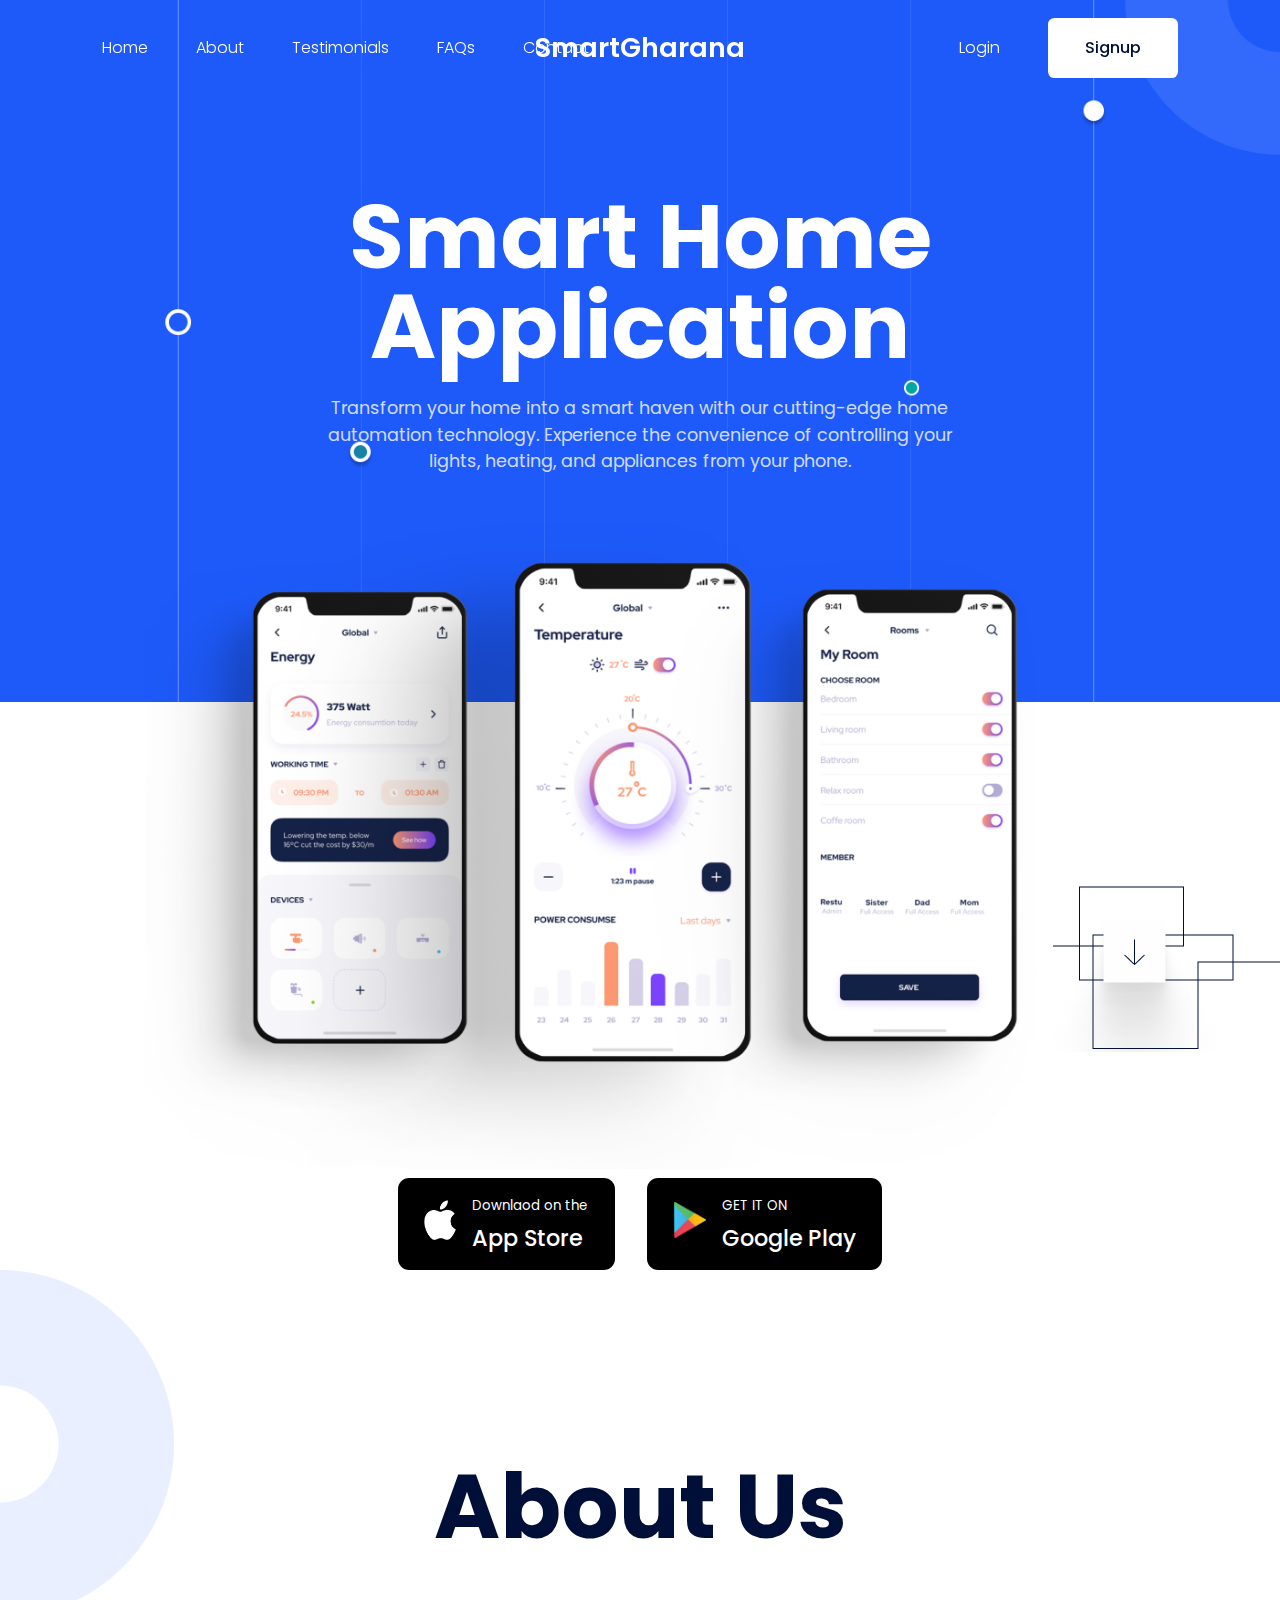
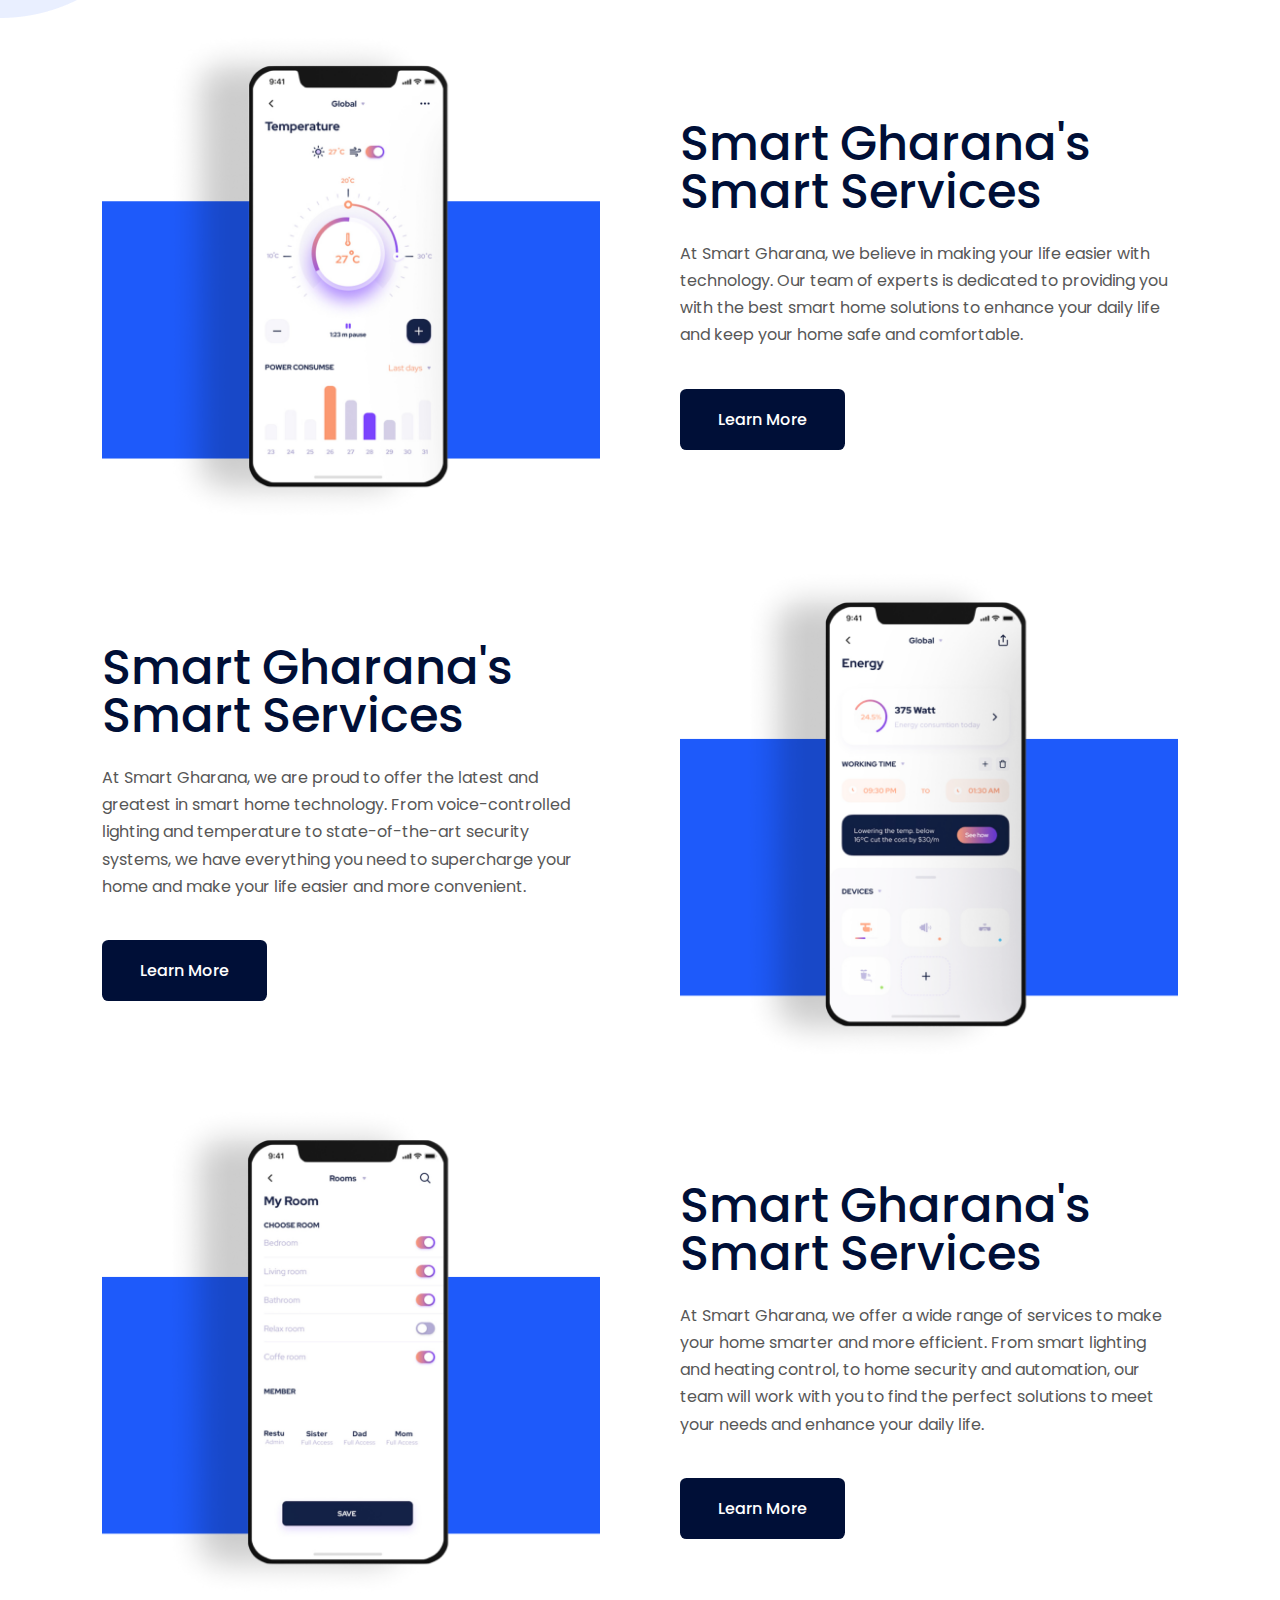
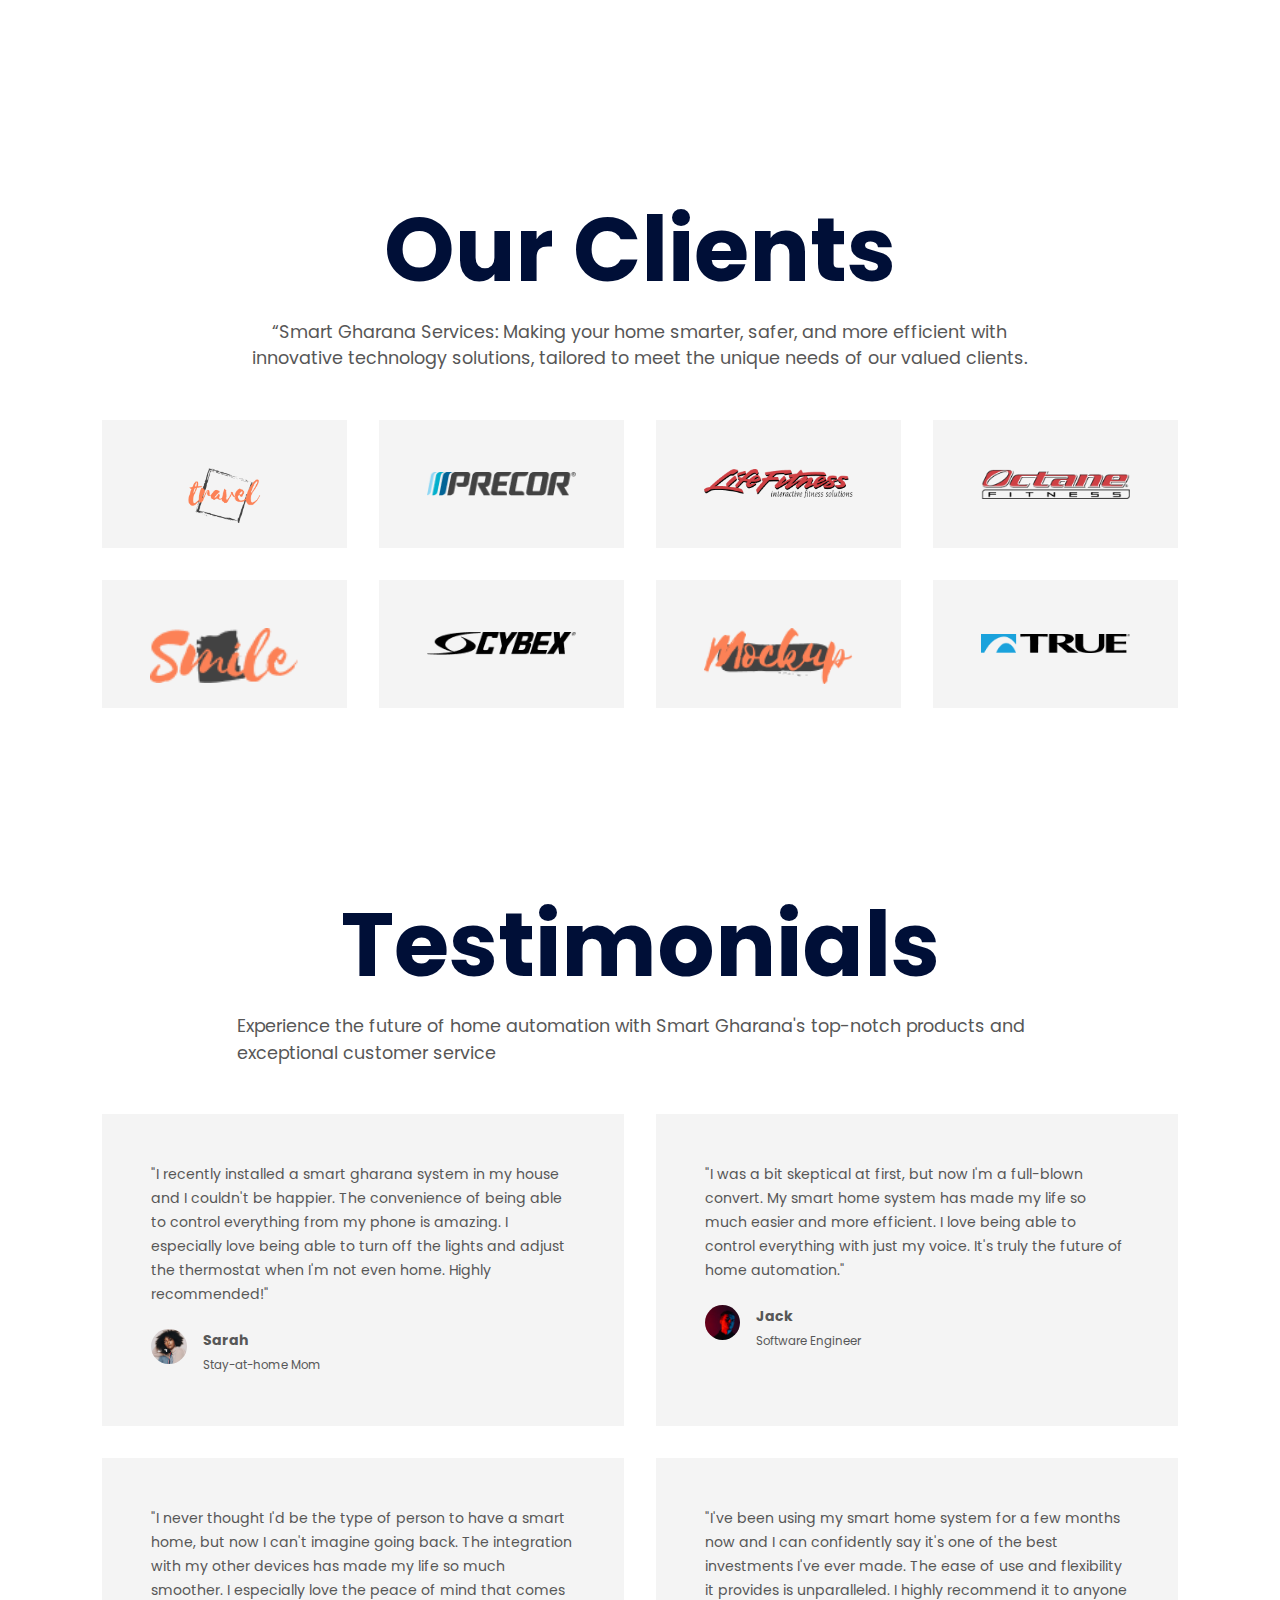
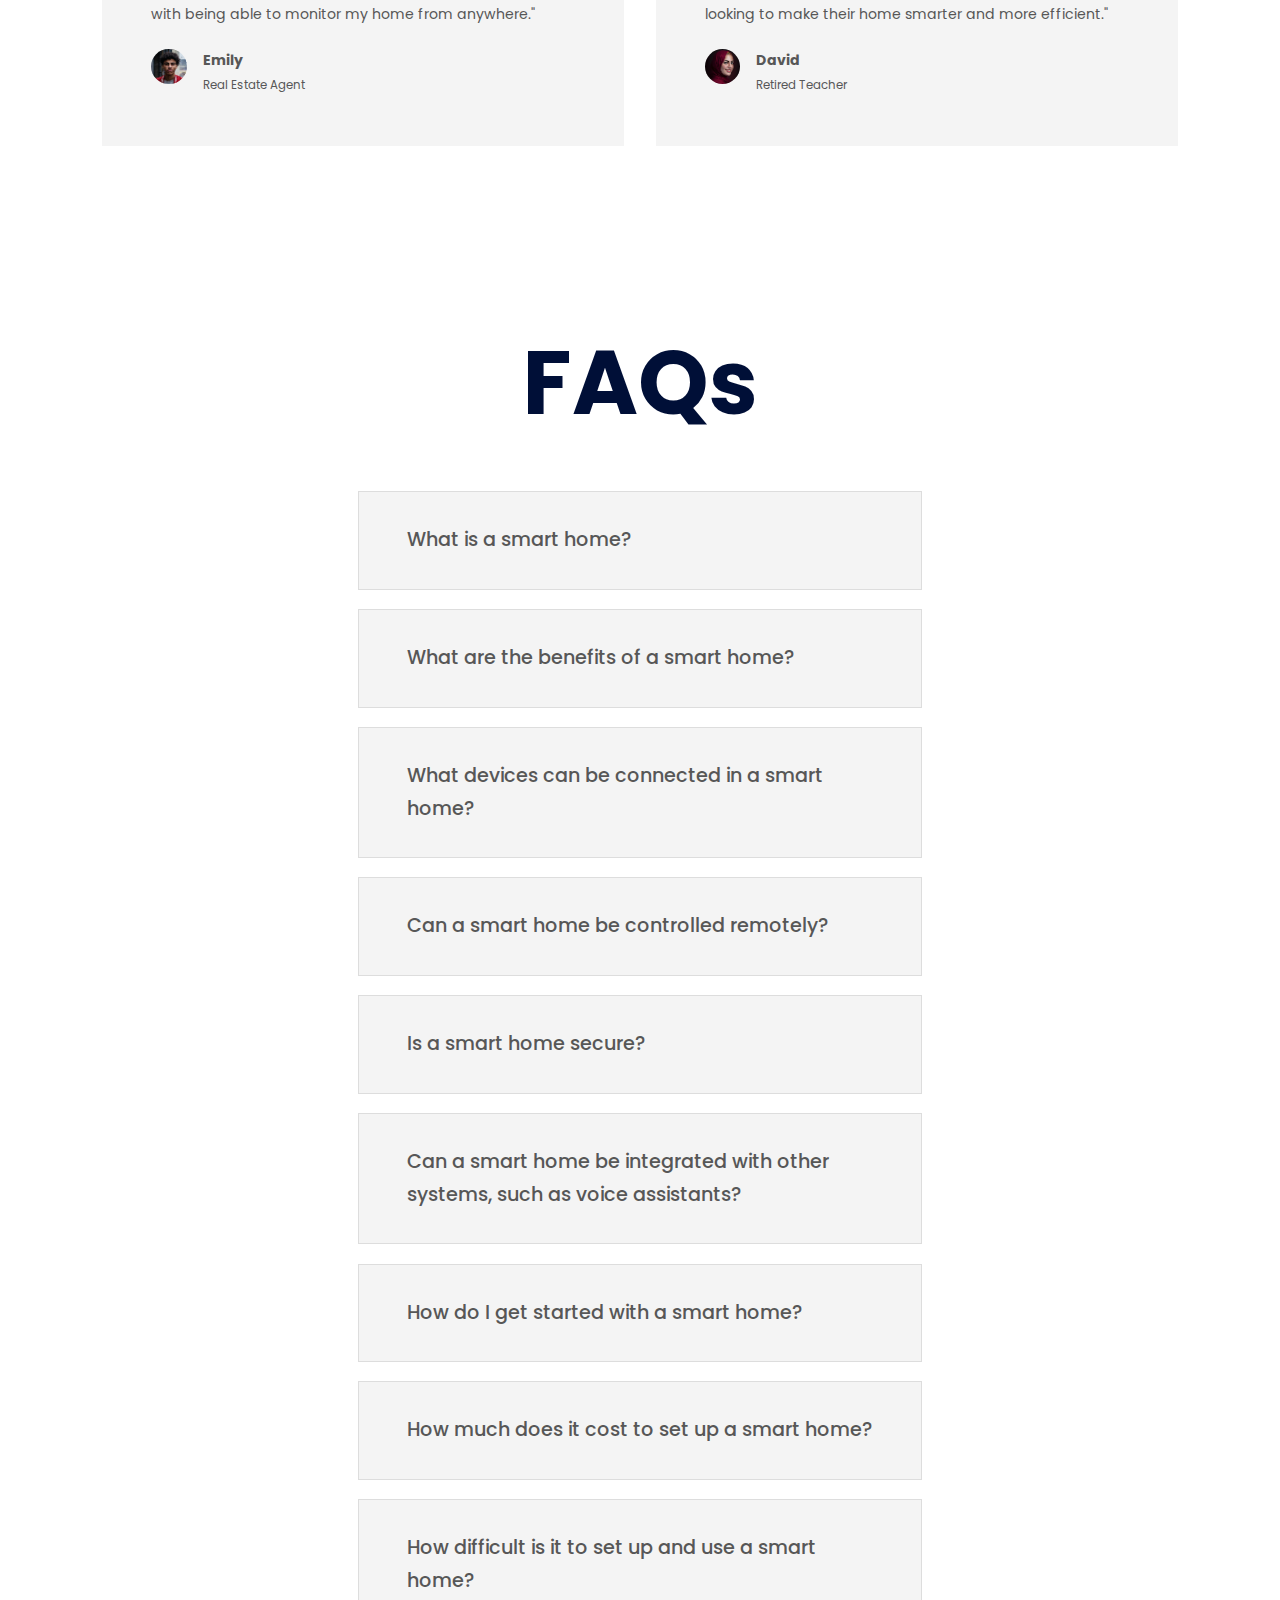
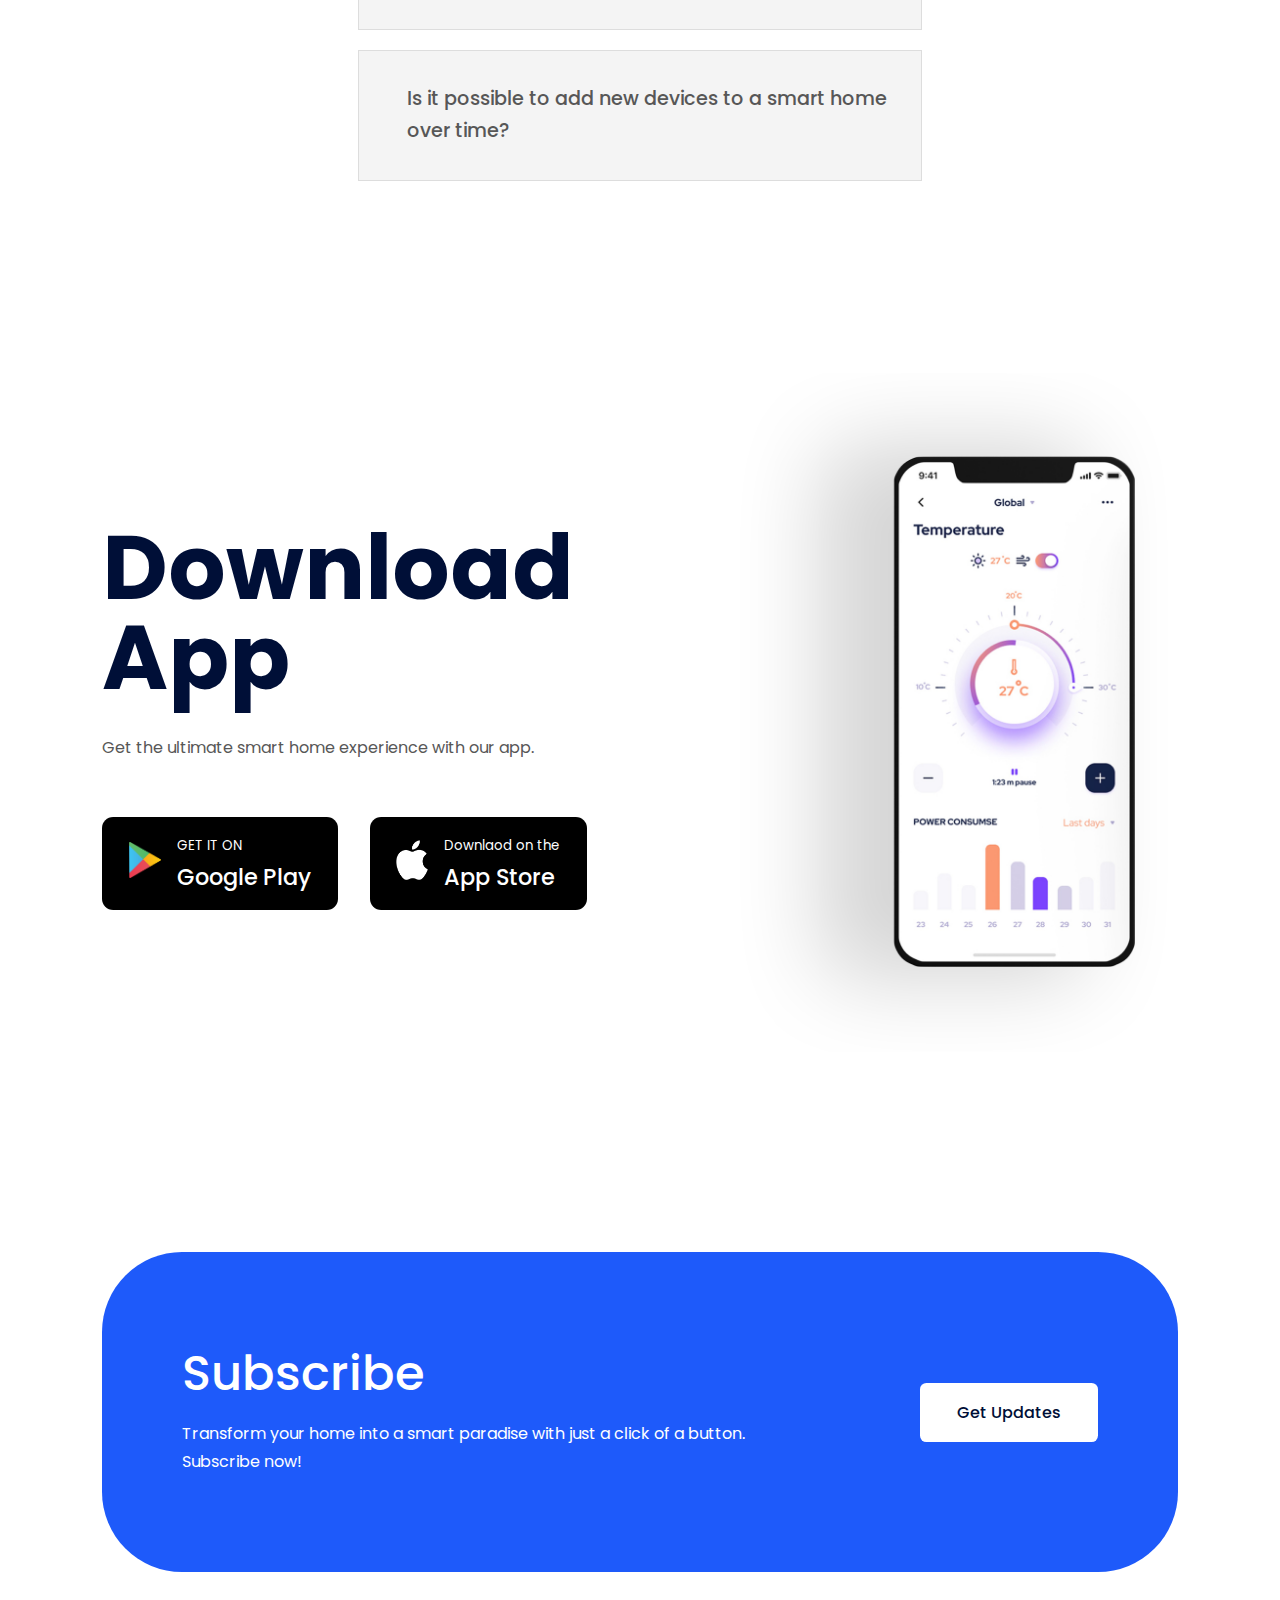
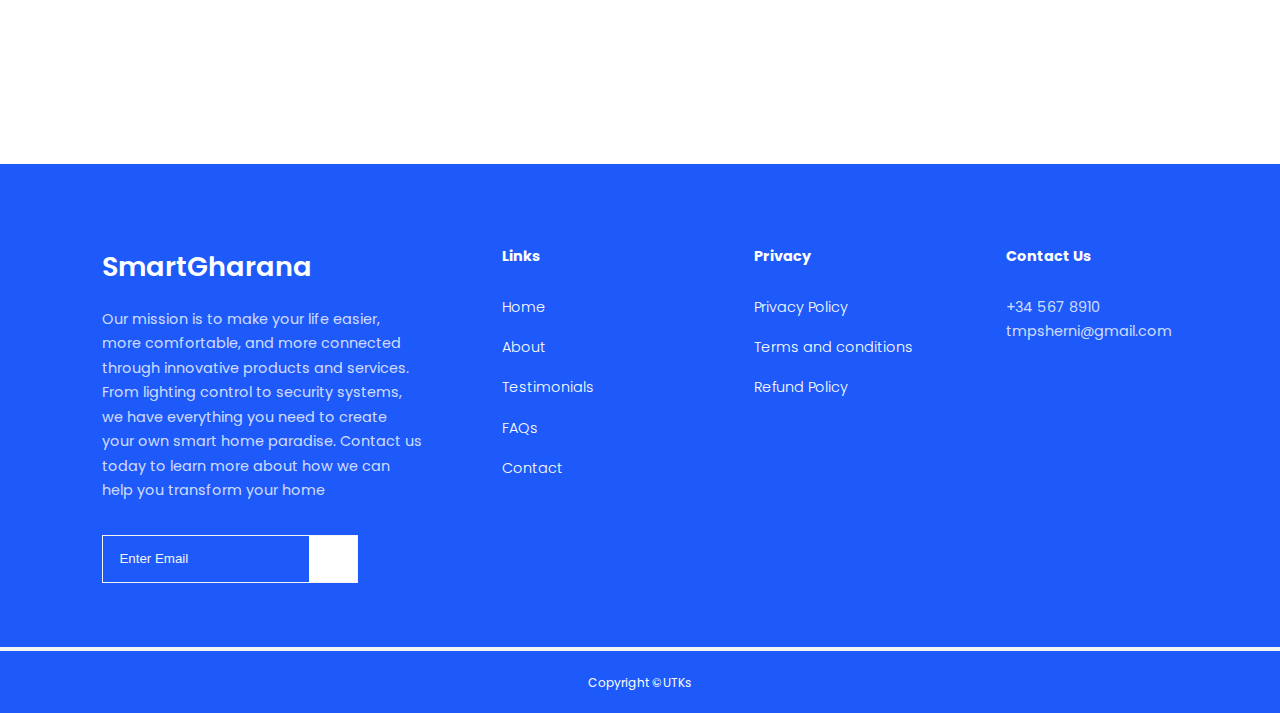
<file: index.html>
<!DOCTYPE html>
<html lang="en">
<head>
    <meta charset="UTF-8">
    <meta http-equiv="X-UA-Compatible" content="IE=edge">
    <meta name="viewport" content="width=device-width, initial-scale=1.0">
    <title>Smart Home Website</title>
    <link rel="shortcut icon" href="https://cdn.iconscout.com/icon/free/png-512/google-home-2981837-2476489.png?f=avif&w=256" type="image/x-icon">
    <link rel="stylesheet" href="./smart.css">

    <!-- Google fonts -->
    <link rel="preconnect" href="https://fonts.googleapis.com">
    <link rel="preconnect" href="https://fonts.gstatic.com" crossorigin>
    <link href="https://fonts.googleapis.com/css2?family=Poppins:ital,wght@0,100;0,200;0,300;0,400;0,500;0,600;0,700;0,800;0,900;1,100;1,200;1,300;1,400;1,500;1,600;1,700;1,800;1,900&display=swap" rel="stylesheet">

    <!-- ICONSCOUT CDN -->
    <link rel="stylesheet" href="https://unicons.iconscout.com/release/v2.1.6/css/unicons.css">


</head>
<body>
    <nav>
        <div class="container nav__container">
            <ul class="nav__items">
                <li><a href="index.html">Home</a></li>
                <li><a href="index.html#about">About</a></li>
                <li><a href="index.html#testimonials">Testimonials</a></li>
                <li><a href="index.html#faqs">FAQs</a></li>
                <li><a href="./contact.html">Contact</a></li>
            </ul>
            <a href="./index.html" class="nav__logo"><h3>SmartGharana</h3></a>
            <div class="nav__signin-signup">
                <a href="#">Login</a>
                <a href="#" class="btn">Signup</a>
            </div>
            <button id="menu-btn"><i class="uil uil-bars"></i></button>
            <button id="close-btn"><i class="uil uil-multiply"></i></button>
        </div>
    </nav>






    <header>
        <div class="container header__container">
            <h1 class="header__title">Smart Home<br/>Application</h1>
            <p class="lead">Transform your home into a smart haven with our cutting-edge home automation technology. Experience the convenience of controlling your lights, heating, and appliances from your phone.</p>
            <div class="header__image">
                <img src="./images/hero.png">
            </div>
            <div class="cta"> <!--call to action-->
                <a href="https://www.apple.com/in/store" class="btn btn-primary" target="_blank">
                    <div class="logo">
                        <!-- <i class="uil uil-apple"></i> -->
                        <img src="./images/Apple-logo.png">
                    </div>
                    <span>
                        <small>Downlaod on the</small>
                        <h4>App Store</h4>
                    </span>
                </a>
                <a href="https://play.google.com/store/apps/?hl=en_IN&gl=US" class="btn btn-primary" target="_blank">
                    <div class="logo">
                        <img src="./images/google playstore.png">
                    </div>
                    <span>
                        <small>GET IT ON</small>
                        <h4>Google Play</h4>
                    </span>
                </a>
            </div>
            <div class="header__socials">
                <a href="https://www.facebook.com/apple" target="_blank"><i class="uil uil-facebook-f"></i></a>
                <a href="https://www.instagram.com/apple/?hl=en" target="_blank"><i class="uil uil-instagram"></i></a>
                <a href="https://twitter.com/apple?lang=en" target="_blank"><i class="uil uil-twitter"></i></a>
                <a href="https://www.linkedin.com/company/apple" target="_blank"><i class="uil uil-linkedin"></i></a>
                <a href="https://www.youtube.com/user/apple" target="_blank"><i class="uil uil-youtube"></i></a>
            </div>
        </div>
        <div class="header__decorator-1">
            <img src="./images/header-decorator1.png">
        </div>
        <div class="header__decorator-2">
            <img src="./images/header-decorator-2.png">
        </div>
    </header>




    <section id="about">
        <h1 class="about__title">About Us</h1>
        <div class="container">
            <article class="about__article">
                <div class="about__image">
                    <img src="./images/about1.png">
                </div>
                <div class="about__content">
                    <h2 class="about__article-title">Smart Gharana's Smart Services</h2>
                    <p >At Smart Gharana, we believe in making your life easier with technology. Our team of experts is dedicated to providing you with the best smart home solutions to enhance your daily life and keep your home safe and comfortable.</p>
                    <a href="#"  class="btn btn-primary">Learn More</a>
                </div>
            </article>
            
            <article class="about__article">
                <div class="about__content">
                    <h2 class="about__article-title">Smart Gharana's Smart Services</h2>
                    <p >At Smart Gharana, we are proud to offer the latest and greatest in smart home technology. From voice-controlled lighting and temperature to state-of-the-art security systems, we have everything you need to supercharge your home and make your life easier and more convenient.</p>
                    <a href="#"  class="btn btn-primary">Learn More</a>
                </div>
                <div class="about__image">
                    <img src="./images/about2.png">
                </div>
            </article>
            
            <article class="about__article">
                <div class="about__image">
                    <img src="./images/about3.png">
                </div>
                <div class="about__content">
                    <h2 class="about__article-title">Smart Gharana's Smart Services</h2>
                    <p >At Smart Gharana, we offer a wide range of services to make your home smarter and more efficient. From smart lighting and heating control, to home security and automation, our team will work with you to find the perfect solutions to meet your needs and enhance your daily life.</p>
                    <a href="#"  class="btn btn-primary">Learn More</a>
                </div>
            </article>
            
        </div>
    </section>




    <section id="clients">
        <h1>Our Clients</h1>
        <p class="lead"><span >&#8220;</span>Smart Gharana Services: Making your home smarter, safer, and more efficient with innovative technology solutions, tailored to meet the unique needs of our valued clients.</p>
        <div class="container clients__container">
            <div><img src="./images/client1.png"></div>
            <div><img src="./images/client2.png"></div>
            <div><img src="./images/client3.png"></div>
            <div><img src="./images/client4.png"></div>
            <div><img src="./images/client5.png"></div>
            <div><img src="./images/client6.png"></div>
            <div><img src="./images/client7.png"></div>
            <div><img src="./images/client8.png"></div>
        </div>
    </section>
    




    <section id="testimonials">
        <h1>Testimonials</h1>
        <p class="lead">Experience the future of home automation with Smart Gharana's top-notch products and exceptional customer service</p>
        <div class="container testimonials__container">
            <article class="testimonial">
                <p>"I recently installed a smart gharana system in my house and I couldn't be happier. The convenience of being able to control everything from my phone is amazing. I especially love being able to turn off the lights and adjust the thermostat when I'm not even home. Highly recommended!"
                </p>
                <div class="testimonial__client">
                    <div class="avatar">
                        <img src="./images/avatar1.jpg">
                    </div>
                    <div class="testimonial__job">
                        <p><b>Sarah</b></p>
                        <small>Stay-at-home Mom</small>
                    </div>
                </div>
            </article>
            <article class="testimonial">
                <p>"I was a bit skeptical at first, but now I'm a full-blown convert. My smart home system has made my life so much easier and more efficient. I love being able to control everything with just my voice. It's truly the future of home automation."
                </p>
                <div class="testimonial__client">
                    <div class="avatar">
                        <img src="./images/avatar2.jpg">
                    </div>
                    <div class="testimonial__job">
                        <p><b>Jack</b></p>
                        <small>Software Engineer</small>
                    </div>
                </div>
            </article>
            <article class="testimonial">
                <p>"I never thought I'd be the type of person to have a smart home, but now I can't imagine going back. The integration with my other devices has made my life so much smoother. I especially love the peace of mind that comes with being able to monitor my home from anywhere."
                </p>
                <div class="testimonial__client">
                    <div class="avatar">
                        <img src="./images/avatar3.jpg">
                    </div>
                    <div class="testimonial__job">
                        <p><b>Emily</b></p>
                        <small>Real Estate Agent</small>
                    </div>
                </div>
            </article>
            <article class="testimonial">
                <p>"I've been using my smart home system for a few months now and I can confidently say it's one of the best investments I've ever made. The ease of use and flexibility it provides is unparalleled. I highly recommend it to anyone looking to make their home smarter and more efficient."
                </p>
                <div class="testimonial__client">
                    <div class="avatar">
                        <img src="./images/avatar4.jpg">
                    </div>
                    <div class="testimonial__job">
                        <p><b>David</b></p>
                        <small>Retired Teacher</small>
                    </div>
                </div>
            </article>
        </div>
    </section>





    <section id="faqs">
        <h1>FAQs</h1>
        <div class="container faqs__container">
            <article class="faq">
                <span class="faq__icon"><i class="uil uil-plus"></i></span>
                <div class="faq__question-answer">
                    <h4 class="faq__question">What is a smart home?</h4>
                    <p class="faq__answer">A smart home is a residence that uses internet-connected devices to control and automate various systems and appliances, such as lighting, heating and cooling, security, and entertainment.</p>
                </div>
            </article>
            <article class="faq">
                <span class="faq__icon"><i class="uil uil-plus"></i></span>
                <div class="faq__question-answer">
                    <h4 class="faq__question">What are the benefits of a smart home?</h4>
                    <p class="faq__answer">Smart homes can increase energy efficiency, provide added security, and offer more convenience and control over your home environment.</p>
                </div>
            </article>
            <article class="faq">
                <span class="faq__icon"><i class="uil uil-plus"></i></span>
                <div class="faq__question-answer">
                    <h4 class="faq__question">What devices can be connected in a smart home?</h4>
                    <p class="faq__answer">A wide range of devices can be connected in a smart home, including lights, thermostats, security cameras, locks, and appliances.</p>
                </div>
            </article>
            <article class="faq">
                <span class="faq__icon"><i class="uil uil-plus"></i></span>
                <div class="faq__question-answer">
                    <h4 class="faq__question">Can a smart home be controlled remotely?</h4>
                    <p class="faq__answer">Yes, most smart home devices can be controlled remotely using a smartphone or tablet app.</p>
                </div>
            </article>
            <article class="faq">
                <span class="faq__icon"><i class="uil uil-plus"></i></span>
                <div class="faq__question-answer">
                    <h4 class="faq__question">Is a smart home secure?</h4>
                    <p class="faq__answer">When properly set up and maintained, a smart home can be secure. It is important to choose reputable brands and products, as well as to keep software up to date and change passwords regularly.</p>
                </div>
            </article>
            <article class="faq">
                <span class="faq__icon"><i class="uil uil-plus"></i></span>
                <div class="faq__question-answer">
                    <h4 class="faq__question">Can a smart home be integrated with other systems, such as voice assistants?</h4>
                    <p class="faq__answer">Yes, many smart home systems can be integrated with popular voice assistants, such as Amazon Alexa and Google Assistant.</p>
                </div>
            </article>
            <article class="faq">
                <span class="faq__icon"><i class="uil uil-plus"></i></span>
                <div class="faq__question-answer">
                    <h4 class="faq__question">How do I get started with a smart home?</h4>
                    <p class="faq__answer">The first step in creating a smart home is to determine what you would like to automate and control. From there, you can research products and compare features and prices to find the best solution for your needs.</p>
                </div>
            </article>
            <article class="faq">
                <span class="faq__icon"><i class="uil uil-plus"></i></span>
                <div class="faq__question-answer">
                    <h4 class="faq__question">How much does it cost to set up a smart home?</h4>
                    <p class="faq__answer">The cost of setting up a smart home can vary widely, depending on the products and systems you choose. It is possible to start small with just a few smart devices, or to invest in a more comprehensive solution.</p>
                </div>
            </article>
            <article class="faq">
                <span class="faq__icon"><i class="uil uil-plus"></i></span>
                <div class="faq__question-answer">
                    <h4 class="faq__question">How difficult is it to set up and use a smart home?</h4>
                    <p class="faq__answer">The ease of setting up and using a smart home can vary depending on the products you choose and your level of technical expertise. Many products are designed for easy installation and use, but some may require more technical knowledge.</p>
                </div>
            </article>
            <article class="faq">
                <span class="faq__icon"><i class="uil uil-plus"></i></span>
                <div class="faq__question-answer">
                    <h4 class="faq__question">Is it possible to add new devices to a smart home over time?</h4>
                    <p class="faq__answer">Yes, it is possible to add new devices to a smart home over time, allowing you to expand and customize your system as needed.</p>
                </div>
            </article>
        </div>
    </section>
    



    <section class="downloadApp">
        <div class="container downloadApp__container">
            <div class="downloadApp__content">
                <h1>Download<br/>App</h1>
                <p>Get the ultimate smart home experience with our app.</p>
                <div class="cta"> <!--call to action-->
                    <a href="https://play.google.com/store/apps/?hl=en_IN&gl=US" class="btn btn-primary" target="_blank">
                        <div class="logo">
                            <img src="./images/google playstore.png">
                        </div>
                        <span>
                            <small>GET IT ON</small>
                            <h4>Google Play</h4>
                        </span>
                    </a>
                    <a href="https://www.apple.com/in/store" class="btn btn-primary" target="_blank">
                        <div class="logo">
                            <!-- <i class="uil uil-apple"></i> -->
                            <img src="./images/Apple-logo.png">
                        </div>
                        <span>
                            <small>Downlaod on the</small>
                            <h4>App Store</h4>
                        </span>
                    </a>
                    
                </div>
            </div>
            <div class="downloadApp__image">
                <img src="./images/app.png">
            </div>
        </div>
    </section>






    <section id="subscribe">
        <div class="container subscribe__container">
            <div class="subscribe__text">
                <h2>Subscribe</h2>
                <p>Transform your home into a smart paradise with just a click of a button. Subscribe now!</p>
            </div>
            <a href="#" class="btn subscribe__btn">Get Updates</a>
        </div>
    </section>





   
    <footer>
        <div class="container footer__container">
          <div class="footer__1">
              <a href="index.html" class="footer__logo"><h3>SmartGharana</h3></a>
            <p>
                Our mission is to make your life easier, more comfortable, and more connected through innovative products and services. From lighting control to security systems, we have everything you need to create your own smart home paradise. Contact us today to learn more about how we can help you transform your home
            </p>
            <div class="footer__subscribe">
              <input type="email" placeholder="Enter Email" required />
              <button type="submit"><i class="uil uil-arrow-right"></i></button>
            </div>
          </div>
  
          <div class="footer__2">
            <h4>Links</h4>
            <ul class="permalinks">
                <li><a href="index.html">Home</a></li>
                <li><a href="index.html#about">About</a></li>
                <li><a href="index.html#testimonials">Testimonials</a></li>
                <li><a href="index.html#faqs">FAQs</a></li>
                <li><a href="contact.html">Contact</a></li>
            </ul>
          </div>
  
          <div class="footer__3">
            <h4>Privacy</h4>
            <ul class="privacy">
              <li><a href="#">Privacy Policy</a></li>
              <li><a href="#">Terms and conditions</a></li>
              <li><a href="#">Refund Policy</a></li>
            </ul>
          </div>
  
          <div class="footer__4">
            <h4>Contact Us</h4>
            <p>
              +34 567 8910<br/>
              tmpsherni@gmail.com
            </p>
            <ul class="footer__socials">
                <li><a href="https://www.facebook.com/apple" target="_blank"><i class="uil uil-facebook-f"></i></a></li>
                <li><a href="https://www.instagram.com/apple/?hl=en" target="_blank"><i class="uil uil-instagram"></i></a></li>
                <li><a href="https://twitter.com/apple?lang=en" target="_blank"><i class="uil uil-twitter"></i></a></li>
                <li><a href="https://www.linkedin.com/company/apple" target="_blank"><i class="uil uil-linkedin"></i></a></li>
                <li><a href="https://www.youtube.com/user/apple" target="_blank"><i class="uil uil-youtube"></i></a></li>
            </ul>
          </div>
        </div>
  
        <div class="copyright">
          <small>Copyright &copy;UTKs</small>
        </div>
    </footer>

    <script src="./smart.js"></script>

</body>
</html>
</file>
<file: smart.css>
@import url('https://fonts.googleapis.com/css2?family=Poppins:ital,wght@0,100;0,200;0,300;0,400;0,500;0,600;0,700;0,800;0,900;1,100;1,200;1,300;1,400;1,500;1,600;1,700;1,800;1,900&display=swap');

:root{
    --color-primary: #1e5afa;
    --color-primary-variant: rgba(0, 0, 240, 0.2);
    --color-white: #fff;
    --color-light: #f4f4f4;
    --color-black: #000f37;
    --color-dark: #575757;
  
    --bottom-section-padding: 12rem;
    --bottom-section-padding-mobile: 8rem;
  
    --transition: all 400ms ease;
  
    --container-width: 84%;
    --container-width-tablet: 90%;
    --container-width-phone: 94%;
}

*{
    margin: 0;
    padding: 0;
    outline: 0;
    border: 0;
    box-sizing: border-box;
    text-decoration: none;
    list-style: none;
}

html{
    scroll-behavior: smooth;
}

body{
    font-family:'Poppins', sans-serif; 
    color: var(--color-dark);
    line-height: 1.7;
    background: white;
    /* background: black; */
}
.container{
    width: var(--container-width);
    margin: 0 auto; 
}

h1{
    font-size: 5.6rem;
    line-height: 1;
    color:var(--color-black);
}
h2{
    font-size: 3rem;
    font-weight: 500;
    line-height: 1;
}
h3{
    font-size: 2rem;
    font-weight: 600;
}
.lead{
    width: 63%;
    font-size: 1.1rem;
    font-weight: 400;
    line-height: 1.5;
    margin: 1.5rem auto 3rem; /*top left-right bottom*/
}

a{
    color: var(--color-white);
    font-weight: 300;
}
img{
    width: 100%;
}

.btn{
    display: inline-block;
    padding: 1rem 2.3rem;
    background: var(--color-white);
    color: var(--color-black);
    font-weight: 500;
    border-radius: 0.4rem;
}

.btn-primary{
    background: var(--color-black);
    color: var(--color-white);
    transition: all 300ms ease;
    border: 1px solid transparent;
}

.btn-primary:hover{
    background: var(--color-white);
    color: var(--color-black);
    border-color: var(--color-black);
}

.avatar{
    width: 2.2rem;
    height: 2.2rem;
    border-radius: 50%;
    overflow: hidden;
}

section{
    max-width: 100vw;
    padding-bottom: var(--bottom-section-padding);
}




/* ************************ NavBar ************************ */

nav{
    width: 100vw;
    height: 6rem;
    display: grid;
    place-items: center;
    position: fixed;
    top: 0;
    left: 0;
    z-index: 2;
    /* background: var(--color-primary); */
}

.window-scroll{
    background: var(--color-primary);
    border-bottom: 1px solid var(--color-white);
    box-shadow: 0 1rem 1rem var(--color-primary-variant);
}

.nav__container{
    display: flex;
    justify-content: space-between;
    align-items: center;
}

nav button{
    display: none;
}

.nav__items{
    display: flex;
    gap: 3rem;
}

.nav__logo{
    position: absolute;
    top:50%;
    left: 50%;
    transform: translate(-50%,-50%);
}

.nav__signin-signup{
    display: flex;
    align-items: center;
    gap: 3rem;
}
.nav__logo h3{
    font-size: 1.7rem;
}




/* ************************ Header ************************ */

header{
    background: url('./images/header\ bg.jpg') no-repeat top center/100vw;
    max-width: 100vw;
    text-align: center;
    padding-bottom: var(--bottom-section-padding);
}

.header__title{
    padding-top: 12rem;
    color: var(--color-white);
}

header p{
    color: rgba(255,255,255,0.8);
    margin-bottom: 0;
}

.header__image{
    width: 92%;
    margin: 0 auto;
}

.cta{
    display: flex;
    justify-content: center;
    gap:2rem;
}

.cta a{
    display: flex;
    align-items: center;
    gap: 1rem;
    text-align: left;
    font-weight: 400;
    background: #000;
    border-radius: 0.7rem;
    padding:  0.8rem 1.6rem;
}

.cta a .logo{
    width: 2rem;
}


.cta a:hover{
    background: var(--color-black);
    color: var(--color-white);
}

.cta a h4{
    font-weight: 500;
    font-size: 1.4rem;
}

.header__socials{
    /* background: red; */
    position: absolute;
    left: 3rem;
    top: 38%;
    display: flex;
    flex-direction: column;
    gap: 1.5rem;
    font-size: 1.3rem;
}


.header__decorator-1{
    position: absolute;
    
}
.header__decorator-2{
    position: absolute;
    right: 0;
    margin-top: -24rem; /* By setting the margin-top value to a negative value, the element will be moved upward by that amount, effectively overlapping with other elements above it.*/
}








/* ************************ About ************************ */

.about__title{
    text-align: center;
    margin-bottom: 5rem;
}

.about__article{
    display: grid;
    grid-template-columns: 1fr 1fr;
    gap: 5rem;
    align-items: center;
    margin-top: 2rem;
}

.about__article-title{
    color: var(--color-black);
    margin-bottom: 1.5rem;
}


.about__content a{
    margin-top: 2.5rem;
}






/* ************************ Client ************************ */

#clients{
    text-align: center;
}

.clients__container{
    display: grid;
    grid-template-columns: repeat(4,1fr);
    gap: 2rem;
}

.clients__container div{
    background: var(--color-light);
    display: grid;
    place-items: center;
    height: 8rem;
    padding: 3rem;
}


.clients__container div:hover{
    background: var(--color-white);
    transition: all 0.3s ease-in-out;
}





/* ************************ Testimonials ************************ */

#testimonials h1{
    text-align: center;
}

.testimonials__container{
    display: grid;
    grid-template-columns: 1fr 1fr;
    gap: 2rem;
}

.testimonial{
    display: flex;
    flex-direction: column;
    gap: 1.4rem;
    background: var(--color-light);
    padding: 3rem;
    font-size: 0.88rem;
    border: 1px solid transparent;
}

.testimonial:hover{
    background: var(--color-white);
    color: var(--color-primary);
    border-color: var(--color-primary);
    box-shadow: 0 2rem 2rem var(--color-primary-variant);
    z-index: 1;
    transition: all 400ms ease-in-out;
}

.testimonial__client{
    display: flex;
    gap: 1rem;
}








/* ************************ FAQs ************************ */

#faqs h1{
    text-align: center;
    margin-bottom: 4rem;
}

.faqs__container{
    width: 44%;
    display: flex;
    flex-direction: column;
    gap: 1.2rem ;
}


.faq{
    background:var(--color-light);
    padding: 2rem;
    display: flex;
    gap: 1rem;
    border:  1px solid #ddd;
    cursor: pointer;
}

.faq:hover{
    border-color: var(--color-primary);
    color: var(--color-primary);
}


.faq__icon i{
    font-size: 1.4rem;
    font-weight: 200;
} 

.faq__question{
    font-size: 1.2rem;
    font-weight: 500;
}


.faq__answer{
    margin-top: 1rem;
    display: none;
}

.faq.open{
    border-color: var(--color-primary);
    color: var(--color-primary);
    box-shadow: 0 2rem 2rem var(--color-primary-variant);
    z-index: 1;
}

.faq.open  .faq__answer{
    display: block;
}








/* ************************ Download App ************************ */

.downloadApp__container{
    display: grid;
    grid-template-columns: 1fr 1fr;
    align-items: center;
}


.downloadApp__content{
    display: flex;
    flex-direction: column;
    gap: 2rem;
}

.downloadApp .cta{
    justify-content: start;
    margin-top:1.5rem;
}








/* ************************ Subscribe ************************ */


.subscribe__container{
    background: var(--color-primary);
    color: var(--color-white);
    display: flex;
    align-items: center;
    justify-content: space-between;
    padding: 5rem;
    height: 20rem;
    gap: 2rem;
    border-radius: 5rem;
}


.subscribe__text p{
    margin-top: 1.4rem;   
    width: 83%;
}

.subscribe__btn:hover{
    box-shadow: 0 0.5rem 0.5rem -0.4rem;
    transform: translateY(-0.25rem);
}







/* ************************ Footer ************************ */


footer {
    background: var(--color-primary);
    padding-top: 5rem;
    font-size: 0.9rem;
    color: rgba(255, 255, 255, 0.8);
}

.footer__container {
    display: grid;
    grid-template-columns: repeat(4, 1fr);
    justify-content: space-between;
    gap: 5rem;
}

.footer__container > div h4 {   /* a CSS selector that is used to select an h4 element that is a direct child of a div element that is a direct child of an element with the class footer__container*/
    margin-bottom: 1.6rem;
    color: var(--color-white);
}

.footer__logo h3 {
    font-size: 1.7rem;
}

.footer__1 p {
    margin: 1rem 0 2rem;
    width: 20rem;
}

.footer__subscribe {
    background: transparent;
    border: 1px solid var(--color-light);
    display: flex;
    align-items: center;
    justify-content: space-between;
    height: 3rem;
    width: 80%;
}

.footer__subscribe input {
    background: transparent;
    color: var(--color-white);
    margin-left: 1rem;
}

.footer__subscribe input::placeholder {
    color: var(--color-light);
}

.footer__subscribe button {
    background: var(--color-white);
    color: var(--color-black);
    transition: all 300ms ease;
    width: 3rem;
    height: 100%;
    font-size: 1.2rem;
}

.footer__subscribe button:hover {
    background: var(--color-light);
    color: var(--color-primary);
    cursor: pointer;
}

footer ul li {
    margin-bottom: 1rem;
}

footer ul li a:hover {
    color: var(--color-white);
    text-decoration: underline;
}

.footer__4 p {
    margin-bottom: 1.6rem;
}

.footer__socials {
    display: flex;
    gap: 1rem;
    font-size: 1.4rem;
}

.copyright {
    text-align: center;
    margin-top: 4rem;
    padding: 1.2rem;
    color: var(--color-white);
    border-top: 4px solid var(--color-light);
}










/* ************************ Media Queries (for TABLETS) ************************ */

@media screen and (max-width:1024px) {
    .container{
        width: var(--container-width-tablet);
    }
    h1{
        font-size: 4.2rem;
    }
    h2{
        font-size: 2rem;
    }
    h3{
        font-size: 1.9rem;
    }
    .lead{
        width: 72%;
        margin-bottom: 3rem;
    }
    section{
        padding-bottom: var(--bottom-section-padding-mobile);
    }



    /* ************************ NavBar ************************ */
    nav{
        background: var(--color-primary);
    }
    .nav__container{
        position: relative;
        width: 100vw;
    }
    .nav__logo{
        margin-left: 2rem;
    }
    .nav__items{
        position: fixed;
        top: 6rem;
        right: 0;
        background: var(--color-white);
        height: max-content;
        width: 18rem;
        box-shadow: -2rem 2rem 3rem rgba(0, 0, 0, 0.2);
        flex-direction:column ;
        gap:0;
        z-index: 3;
        display: none;
    }
    .nav__items li{
        width: 100%;
        height: 6rem;
    }
    .nav__items li a{
        color: var(--color-black);
        width: 100%;
        height: 100%;
        display: block;
        padding-left: 3rem;
        display: flex;
        align-items: center;
        transition: all 400ms ease;
    }
    .nav__items li a:hover{
        background: var(--color-primary);
        color: var(--color-white);
    }
    .nav__signin-signup{
        display: none;
    }
    .nav__logo{
        position: relative;
        left: 0;
        transform: translate(0);
    }
    nav button{
        display: inline-block;
        margin-right: 1.4rem;
        background: transparent;
        color: var(--color-white);
        cursor: pointer;
    }
    nav button#close-btn{
        display: none;
    }
    nav button i{
        font-size: 2.5rem;
    }

    
    /* ************************ Header ************************ */
    header{
        padding-bottom: var(--bottom-section-padding-mobile);
        background: var(--color-primary);
    }
    .header__title{
        margin-bottom: 1.5rem;
    }
    .header__image{
        display: none;
    }
    .cta{
        margin-top: 3rem;
    }
    .header__socials{
        top: 24%;
        gap: 1rem;
        font-size: 1rem;
    }
    .header__decorator-2{
        display: none;
    }
    
    
    /* ************************ About ************************ */
    #about{
        margin-top: 7rem;
    }
    
    .about__article{
        margin: 0 auto;
        gap: 2rem;
    }


    /* ************************ Clients ************************ */
    .clients__container{
        gap: 1rem;
    }


    /* ************************ Testimonials ************************ */
    .testimonials__container{
        grid-template-columns: 1fr;
        gap: 1rem;
    }


    /* ************************ Download App ************************ */
    
    .downloadApp{
        text-align: center;
    }
    .downloadApp .cta{
        flex-direction: column;
        gap: 1rem;
        margin: 0 auto;
    }


    /* ************************ Subscribe ************************ */
    .subscribe__container{
        flex-direction: column;
        height: auto;
        gap: 5rem;
        padding: 3rem;
        font-size: 1.2rem;
    }
    .subscribe__container p{
        width: 94%;
    }


    /* ************************ Footer ************************ */
    .footer__container{
        grid-template-columns: 1fr 1fr;
    }

}



/* ****************************** MEDIA QUERIES (PHONES) *******************************/
@media screen and (max-width: 600px) {
    html {
      font-size: 14px;
    }
  
    h1 {
      font-size: 3rem;
    }
  
    h2 {
      font-size: 1.8rem;
    }
  
    h3 {
      font-size: 1.4rem;
    }
  
    .lead {
      width: var(--container-width-phone);
    }
  
    /* ********************** NAVBAR **********************=== */
    .nav__logo {
      margin-left: 1rem;
    }
  
    .nav__items li a {
      justify-content: center;
      padding: 0;
    }
  
    nav button {
      margin-right: 0.7rem;
    }
  
    /* ********************** HEADER **********************=== */
    .header__title {
      padding-top: 11rem;
    }
  
    .cta {
      flex-direction: column;
      align-items: center;
      gap: 1rem;
    }
  
    .header__socials {
      display: none;
    }
  
    /* ********************** ABOUT **********************=== */
    .about__article {
      grid-template-columns: 1fr;
      margin-top: 5rem;
      text-align: center;
      gap: 0;
    }
  
    .about__article:nth-child(2) .about__image {
      grid-row: 1;
    }
  
    /* ********************** CLIENTS **********************=== */
    .clients__container {
      grid-template-columns: 1fr 1fr;
      gap: 8px;
    }
  
    /* ********************** TESTIMONIALS **********************=== */
    .testimonial {
      padding: 1.4rem;
    }
  
    /* ********************** FOOTER **********************=== */
    .footer__container {
      grid-template-columns: 1fr;
      text-align: center;
      gap: 2rem;
    }
  
    .footer__1 {
      width: var(--container-width-phone);
    }
  
    .footer__1 p {
      width: var(--container-width-phone);
      margin: 0 auto 3rem;
    }
  
    .footer__subscribe {
      display: none;
    }
  
    .footer__socials {
      justify-content: center;
    }
}
</file>
